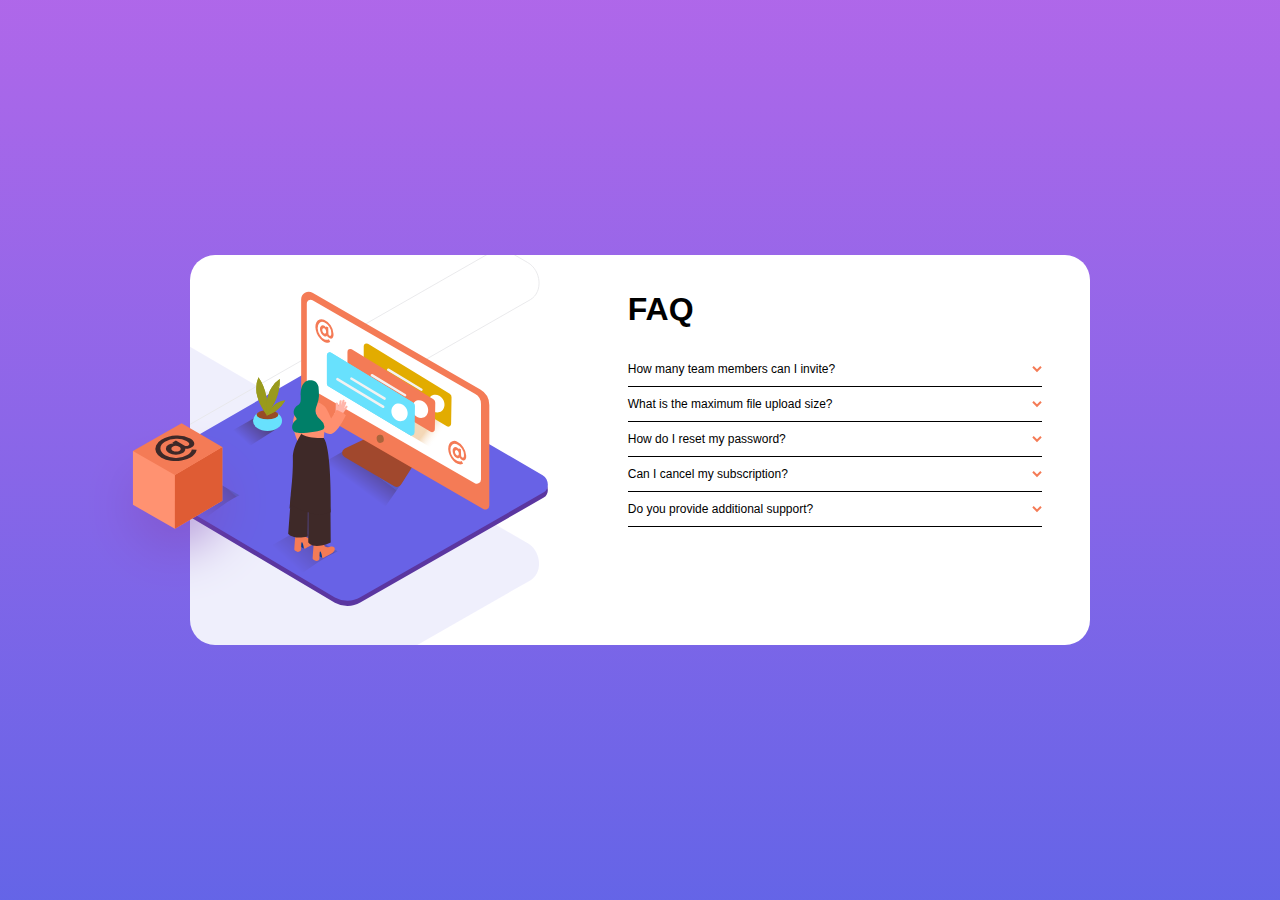
<file: faq-accordion-card-main/index.html>
<!DOCTYPE html>
<html lang="en">
<head>
  <meta charset="UTF-8">
  <meta name="viewport" content="width=device-width, initial-scale=1.0"> <!-- displays site properly based on user's device -->

  <link rel="icon" type="image/png" sizes="32x32" href="./images/favicon-32x32.png">
  
  <title>Frontend Mentor | FAQ Accordion Card</title>
  <link rel="stylesheet" href="style.css">
</head>
<body>
<main>
  <div class="container">
    <div class="wrapper">
      <div class="illustration">
        <img src="./images/illustration-woman-online-desktop.svg" alt="">
        <img class="box" src="./images/illustration-box-desktop.svg" alt="">
      </div>
      <div class="accordion">
        <h2 class="faq">FAQ</h2>
        <div class="accordion_list">
          <div class="acc"><p>How many team members can I invite?</p><img class="arrow" src="./images/icon-arrow-down.svg" alt=""></div>
          <div class="panel">You can invite up to 2 additional users on the Free plan. There is no limit on 
            team members for the Premium plan.</div>
          <div class="acc"><p>What is the maximum file upload size?</p><img class="arrow" src="./images/icon-arrow-down.svg" alt=""></div>
          <div class="panel">No more than 2GB. All files in your account must fit your allotted storage space.</div>
          <div class="acc"><p>How do I reset my password?</p><img class="arrow" src="./images/icon-arrow-down.svg" alt=""></div>
          <div class="panel">Click “Forgot password” from the login page or “Change password” from your profile page.
            A reset link will be emailed to you.</div>
          <div class="acc"><p>Can I cancel my subscription?</p><img class="arrow" src="./images/icon-arrow-down.svg" alt=""></div>
          <div class="panel">Yes! Send us a message and we’ll process your request no questions asked.</div>
          <div class="acc"><p>Do you provide additional support?</p><img class="arrow" src="./images/icon-arrow-down.svg" alt=""></div>
          <div class="panel">Chat and email support is available 24/7. Phone lines are open during normal business hours.</div>
        </div>
      </div>
    </div>
  </div>
</main>
</body>
<script src="script.js"></script>
</html>
</file>
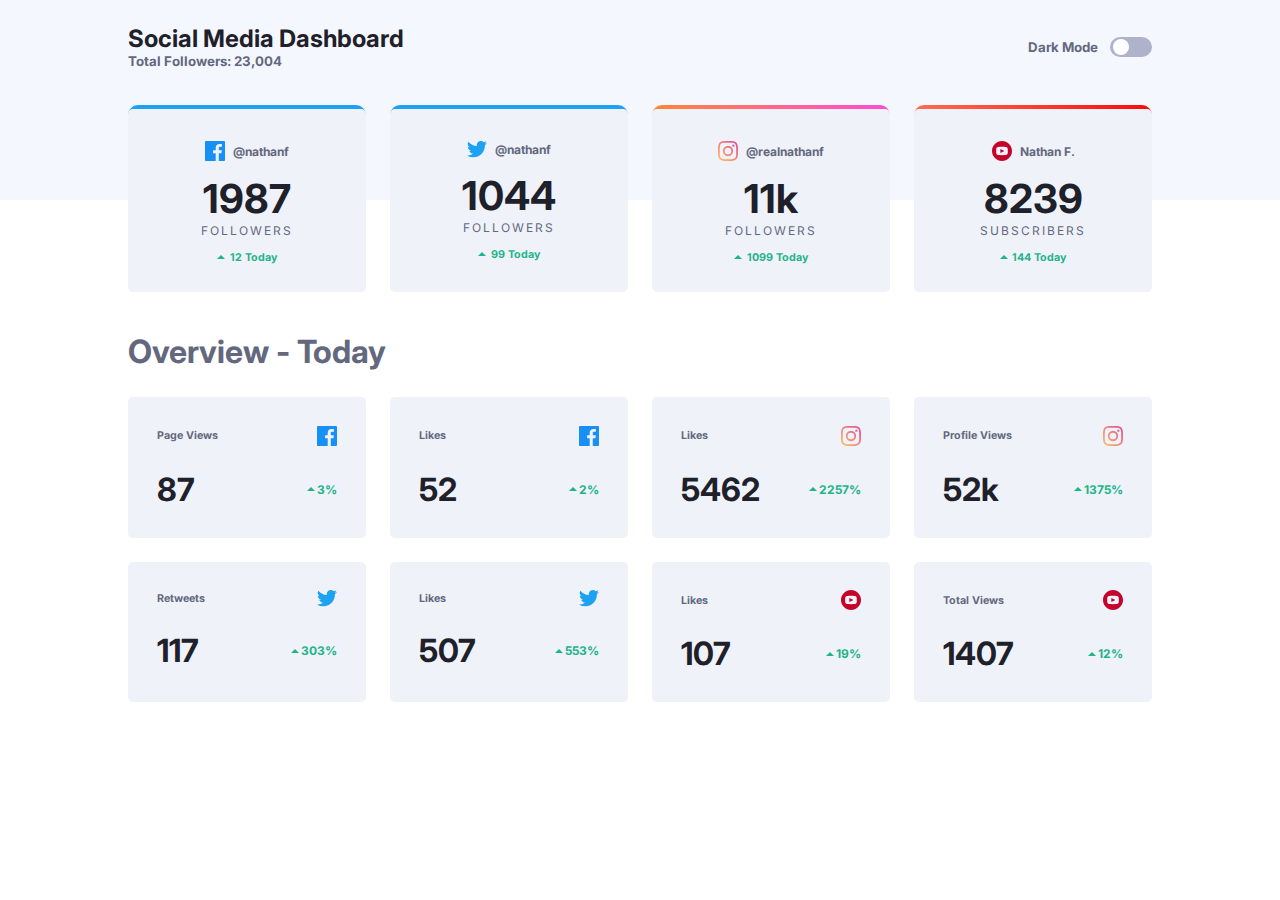
<file: social-media-dashboard-with-theme-switcher-master/social-media-dashboard-with-theme-switcher-master/index.html>
<!DOCTYPE html>
<html lang="en" data-theme="light">
<head>
  <meta charset="UTF-8">
  <meta name="viewport" content="width=device-width, initial-scale=1.0"> <!-- displays site properly based on user's device -->

  <link rel="icon" type="image/png" sizes="32x32" href="./images/favicon-32x32.png">
  
  <title>Frontend Mentor | [social-media-dashboard-with-theme-switcher-master]</title>
  <link href="https://fonts.googleapis.com/css2?family=Inter:wght@400;700&display=swap" rel="stylesheet"> 
  <link rel="stylesheet" href="style.css">
</head>
<body>
  <div id="topbg"></div>
  <div class="container">
  
    <!-- upersection -->

    <section class="upper">
      <div class="topheading">
        <div class="heading">
          <h2>Social Media Dashboard</h2>
          <h5>Total Followers: 23,004</h5>
        </div>
        <div class="themechanger">
          <h5>Dark Mode</h5>
          <input type="checkbox" name="theme" id="themebtn" >
          <label class="slidebtn" for="themebtn">
            <div class="circlebtn"></div>
          </label>
        </div>
      </div>

      <!-- upper grid container -->
      
      <div class="gridcontainer top_grid">
        <div class="box main_box">
          <div class="platform_id">
            <img src="./images/icon-facebook.svg" alt="">
            <p>@nathanf</p>
          </div>
          <div class="counting_number">
            <h1>1987</h1>
            <p>Followers</p>
          </div>
          <div class="today_counting">
            <img src="./images/icon-up.svg" alt="">
            <h6>12 Today</h6>
          </div>
        </div>
        <div class="box main_box">
          <div class="platform_id">
            <img src="./images/icon-twitter.svg" alt="">
            <p>@nathanf</p>
          </div>
          <div class="counting_number">
            <h1>1044</h1>
            <p>Followers</p>
          </div>
          <div class="today_counting">
            <img src="./images/icon-up.svg" alt="">
            <h6>99 Today</h6>
          </div>
        </div>
        <div class="box main_box">
          <div class="platform_id">
            <img src="./images/icon-instagram.svg" alt="">
            <p>@realnathanf</p>
          </div>
          <div class="counting_number">
            <h1>11k</h1>
            <p>Followers</p>
          </div>
          <div class="today_counting">
            <img src="./images/icon-up.svg" alt="">
            <h6>1099 Today</h6>
          </div>
        </div>
        <div class="box main_box">
          <div class="platform_id">
            <img src="./images/icon-youtube.svg" alt="">
            <p>Nathan F.</p>
          </div>
          <div class="counting_number">
            <h1>8239</h1>
            <p>Subscribers</p>
          </div>
          <div class="today_counting">
            <img src="./images/icon-up.svg" alt="">
            <h6>144 Today</h6>
          </div>
        </div>
      </div>
    </section>
    <!-- overview today  -->

     <section class="today_overview">
       <div class="overview_heading">
         <h1>  Overview - Today</h1>
       </div>

       <div class="gridcontainer overview_grid">
         <div class="box card">
           <div class="views">
             <h6>Page Views</h6>
             <img src="./images/icon-facebook.svg" alt="">
           </div>
           <div class="numbers">
             <p>87</p>
             <div>
               <img src="./images/icon-up.svg" alt="">
              <span>3%</span>
             </div>
           </div>
         </div>
         <div class="box card">
           <div class="views">
             <h6>Likes</h6>
             <img src="./images/icon-facebook.svg" alt="">
           </div>
           <div class="numbers">
             <p>52</p>
             <div class="red">
               <img src="./images/icon-up.svg" alt="">
              <span>2%</span>
             </div>
           </div>
         </div>
         <div class="box card">
           <div class="views">
             <h6>Likes</h6>
             <img src="./images/icon-instagram.svg" alt="">
           </div>
           <div class="numbers">
             <p>5462</p>
             <div>
               <img src="./images/icon-up.svg" alt="">
              <span>2257%</span>
             </div>
           </div>
         </div>
         <div class="box card">
           <div class="views">
             <h6>Profile Views</h6>
             <img src="./images/icon-instagram.svg" alt="">
           </div>
           <div class="numbers">
             <p>52k</p>
             <div>
               <img src="./images/icon-up.svg" alt="">
              <span>1375%</span>
             </div>
           </div>
         </div>
         <div class="box card">
           <div class="views">
             <h6>Retweets</h6>
             <img src="./images/icon-twitter.svg" alt="">
           </div>
           <div class="numbers">
             <p>117</p>
             <div>
               <img src="./images/icon-up.svg" alt="">
              <span>303%</span>
             </div>
           </div>
         </div>
         <div class="box card">
           <div class="views">
             <h6>Likes</h6>
             <img src="./images/icon-twitter.svg" alt="">
           </div>
           <div class="numbers">
             <p>507</p>
             <div>
               <img src="./images/icon-up.svg" alt="">
              <span>553%</span>
             </div>
           </div>
         </div>
         <div class="box card">
           <div class="views">
             <h6>Likes</h6>
             <img src="./images/icon-youtube.svg" alt="">
           </div>
           <div class="numbers">
             <p>107</p>
             <div  class="red">
               <img src="./images/icon-up.svg" alt="">
              <span>19%</span>
             </div>
           </div>
         </div>
         <div class="box card">
           <div class="views">
             <h6>Total Views</h6>
             <img src="./images/icon-youtube.svg" alt="">
           </div>
           <div class="numbers">
             <p>1407</p>
             <div  class="red">
               <img src="./images/icon-up.svg" alt="">
              <span>12%</span>
             </div>
           </div>
         </div>
       </div>

       
     </section>

    </div>

    
  </div>



  
</body>
<script src="script.js"></script>
</html>
</file>
<file: faq-accordion-card-main/style.css>
:root {
    --Verydarkdesaturatedblue: hsl(238, 29%, 16%);
    --Softred: hsl(14, 88%, 65%);
    --Verydarkgrayishblue: hsl(237, 12%, 33%);
    --Darkgrayishblue: hsl(240, 6%, 50%);
}


*{
    padding: 0;
    margin: 0;
    box-sizing: border-box;
    font-family: sans-serif;
    font-size: 12px;
}

img{
    max-width: 100%;
}

/* ########## container #########  */


.container{
    height: 100vh;
    display: flex;
    justify-content: center;
    align-items: center;
    background: linear-gradient(hsl(273, 75%, 66%),hsl(240, 73%, 65%));
    padding: 2rem;
}


/* ######### wrapper ######### */


.wrapper {
    background: url(./images/bg-pattern-desktop.svg)-550px -320px/cover no-repeat;
    display: flex;
    align-items: flex-start;
    justify-content: space-between;
    background-color: white;
    width: 900px;
    max-width: 100%;
    border-radius: 25px;
    position: relative;
    padding: 3rem 2rem;
}


.illustration {
    transform: translateX(-80px);
    position: relative;
    z-index: 1000;
}

/* ######## box ############ */

.box {
    position: absolute;
    transform: translateX(200px);
    top: 130px;
    left: -252px;

}

/* ########## accordion list ############## */

.faq {
    font-size: 32px;
    margin-bottom: 2rem;
}

.accordion {
    /* border: solid; */
    width: 500px;
    max-width: 100%;
}

.acc {
    padding: 10px 0px;
    display: flex;
    flex-direction: row;
    justify-content: space-between;
    align-items: center;
    font-weight: 400;
}

.panel {
    overflow: hidden;
    height: 0px;
    border-bottom: 1px solid black;
    padding-right: 2rem;
    line-height: 18px;
}

.show {
    height: 100%;
    padding-bottom: 10px;
}


.accordion_list {
    padding-right: 2rem;
}

.bold {
    font-weight: 700;
}



.arrow {
    transform-origin: center;
    transition: all .1s ease;
    cursor: pointer;
    transform: rotateZ(0);
}

.rotate {
    transform: rotateZ(180deg);
}


/* ########### media query ########### */


@media(max-width:800px){
    .faq {
        text-align: center;
        /* margin-bottom: 7rem; */
        /* transform: translateY(-50px); */
    }

    .container {
        padding: 4rem;
    }
    
    .wrapper {
        flex-direction: column;
        justify-content: flex-start;
        align-items: flex-start;
        height: 480px;
        position: relative;
        
    }
    .accordion {
        width: 100%;
        /* transform: translateY(-50px); */
        position: relative;
        /* bottom: 0px; */
        top: 100px;
        width: 100%;
    }
    .accordion_list {
        padding-right: 0rem;
        position: absolute;
        height: 100%;
        z-index: 23242;
    }
    .illustration {
        transform: translateX(0px);
        text-align: center;
        /* border: solid; */
        margin: auto;
        /* height: 0; */
        position: absolute;
        top: 20%;
        
    }

    .illustration img {
        width: 50%;
        transform: translateY(-135%);
    }
    .box {
        display: none;
    }

    
}
</file>
<file: social-media-dashboard-with-theme-switcher-master/social-media-dashboard-with-theme-switcher-master/style.css>
*{
    font-family: 'Inter', sans-serif;
    padding: 0;
    margin: 0;
    box-sizing: border-box;
}

html {

    --topbg: hsl(225, 100%, 98%);
    --bg: hsl(0, 0%, 100%);
    --cardbg: hsl(227, 47%, 96%);
    --dark-grayish-blue:hsl(228, 12%, 44%);
    --darkblue:hsl(230, 17%, 14%);
    --hover:hsl(230, 19%, 88%);

}
html[data-theme = 'dark'] {
    --topbg: hsl(232, 19%, 15%);
    --bg: hsl(230, 17%, 14%);
    --cardbg: hsl(228, 28%, 20%);
    --dark-grayish-blue:hsl(228, 34%, 66%);
    --darkblue:hsl(0, 0%, 100%);
    --hover:hsl(230, 22%, 27%);
}

body{
    background-color: var(--bg);
}

#topbg{
    height: 200px;
    width: 100%;
    position: absolute;
    top: 0;
    left: 0;
    background: var(--topbg);
    z-index: -45;
}


.container{
    max-width: 80%;
    margin: 0 auto;
}

/* ######### top heading ########## */

.topheading{
    display: flex;
    justify-content: space-between;
    margin: 1.5rem 0;
}

.heading h5 {
    color: var(--dark-grayish-blue);
    
}

.heading h2 {
    color: var(--darkblue);
    
}


/* ########### theme changer ######## */

.themechanger{
    display: flex;
    flex-direction: row;
    align-items: center;
}

.themechanger h5{
    color: var(--dark-grayish-blue);
}

#themebtn{
    display: none;
}


#themebtn:checked + .slidebtn > .circlebtn {
    left: 23px;
}
#themebtn:checked + .slidebtn {
    background: linear-gradient(90deg, rgba(55,143,230,1) 0%, rgba(62,218,130,1) 100%);
}


.slidebtn{
    display: inline-block;
    border-radius: 14px;
    height: 20px;
    width: 2.6rem;
    background-color: hsl(230, 22%, 74%);
    margin-left: .8rem;
    position: relative;
    cursor: pointer;
    transition: all .2s linear;
}

.circlebtn{
    position: absolute;
    top: 50%;
    transform: translateY(-50%);
    left: 2.5px;
    background-color: white;
    border-radius: 50%;
    width: 16px;
    height: 16px;
    transition: all .2s linear;
}

/* ########### top grid ######### */


.gridcontainer{
    display: grid;
    grid-template-columns: repeat(4, 1fr);
    grid-gap: 1.5rem;
    text-align: center;
    margin: 2.5rem 0;
}

.platform_id,.today_counting{
    display: flex;
    align-items: center;
    justify-content: center;
}

.platform_id p{
    font-size: 12px;
    font-weight: 700;
    color:var(--dark-grayish-blue);
    margin-left: .5rem;
}

.today_counting h6{
    color: hsl(163, 72%, 41%);
    margin-left: .3rem;
}

.counting_number{
    margin: .8rem 0;
}

.counting_number h1{
    font-size: 40px;
    color:  var(--darkblue);
}


.counting_number p{
    color: var(--dark-grayish-blue);
    text-transform: uppercase;
    font-size: 12px;
    letter-spacing: 2px;
}

/* ############## box ############ */

.box {
    padding: 2rem 1.5rem 1.8rem 1.5rem;
    border-radius: 5px;
    background-color: var(--cardbg);
    position: relative;
    transition: all .5s ease;
}

.box:hover{
    background-color: var(--hover);
}

.main_box::before{
    content: '';
    position: absolute;
    width: 100%;
    height: 100%;
    top: -4px;
    left: 0;
    border-radius: 10px;
    background-color: #1DA1F2;
    z-index: -34;
}

.main_box:nth-child(3)::before{
    background: linear-gradient(90deg, rgb(255, 134, 54) 0%, rgb(255, 75, 216) 100%); ;
}
.main_box:nth-child(4)::before{
    background: linear-gradient(90deg, rgb(255, 109, 83) 0%, rgb(250, 11, 11) 100%); ;
}

/* ############ overview today ############## */

.overview_heading{
    color: var(--dark-grayish-blue);
    margin-bottom: -.9rem;
    margin-top: 2rem;
}

.card{
    padding: 1.8rem;
}

.views,.numbers{
    display: flex;
    justify-content: space-between;
    align-items: center;
}

.views {
    margin-bottom: 1.5rem;
}

.views h6{
    color: var(--dark-grayish-blue);
}


.numbers > div{
    display: flex;
    justify-content: center;
    align-items: center;
}

.numbers p {
    font-size: 32px;
    font-weight: 700;
    color: var(--darkblue);
}

.numbers span{
    display: inline-block;
    font-size: 12px;
    margin-left: 2px;
    font-weight: 700;
    color: hsl(163, 72%, 41%);
}


@media(max-width:900px){
    .gridcontainer{
        grid-template-columns: repeat(2, 1fr);
    }
}
@media(max-width:500px){
    .gridcontainer{
        grid-template-columns: repeat(1, 1fr);
    }

    .topheading{
        flex-direction: column;
    }

    .themechanger{
        justify-content: space-between;
        border-top: 1px solid var(--dark-grayish-blue);
        padding: 1rem 0 .5rem 0;
        margin-top: 1.5rem;
    }

}
</file>
